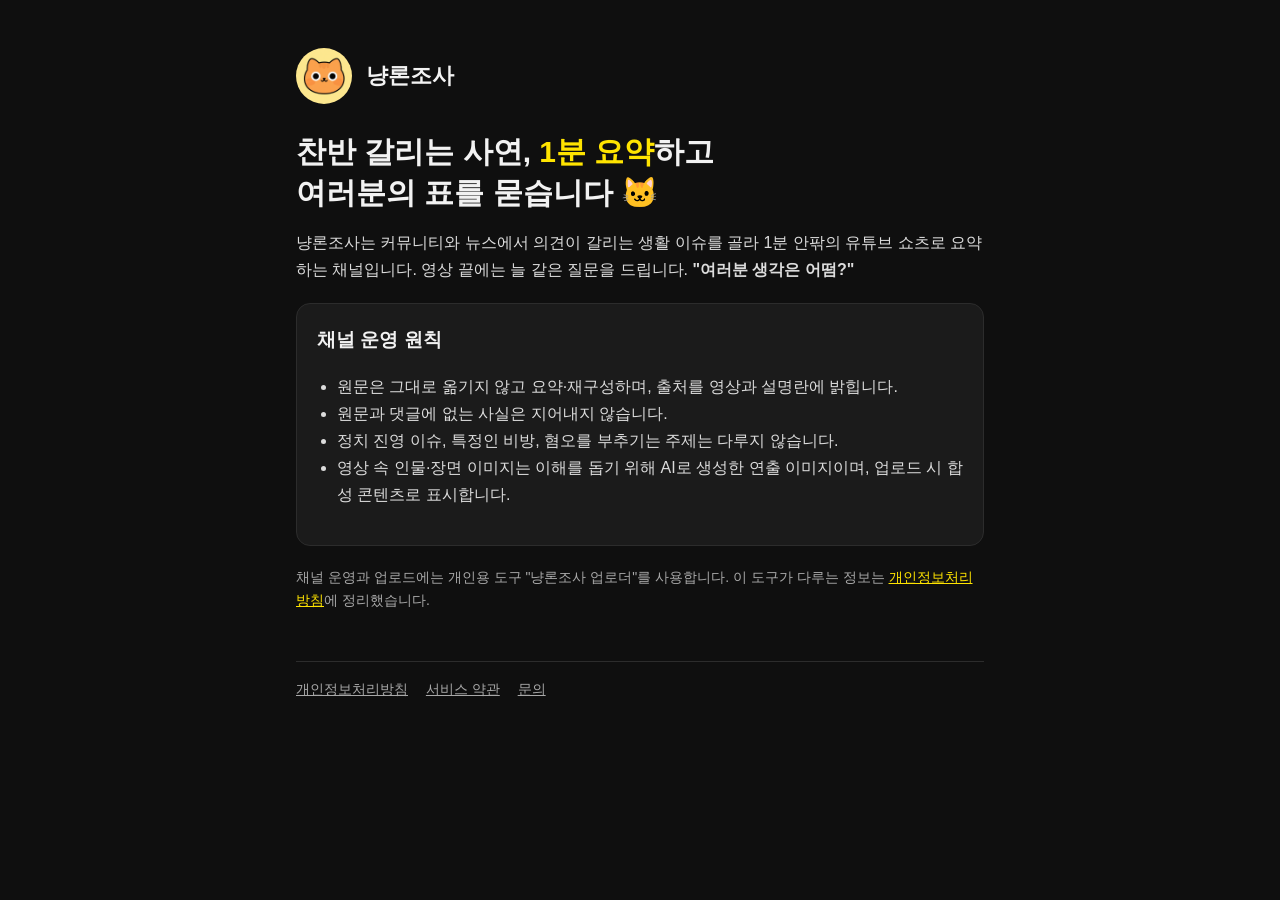
<file: index.html>
<!doctype html>
<html lang="ko">
<head>
  <meta charset="utf-8">
  <meta name="viewport" content="width=device-width, initial-scale=1">
  <title>냥론조사</title>
  <meta name="description" content="찬반 갈리는 사연을 1분으로 요약하고 여러분의 의견을 묻는 유튜브 쇼츠 채널">
  <link rel="icon" href="mascot.png">
  <link rel="stylesheet" href="style.css">
</head>
<body>
<main>
  <header>
    <img src="mascot.png" alt="냥론조사 마스코트">
    <a href="./">냥론조사</a>
  </header>

  <h1>찬반 갈리는 사연, <em>1분 요약</em>하고<br>여러분의 표를 묻습니다 🐱</h1>
  <p>냥론조사는 커뮤니티와 뉴스에서 의견이 갈리는 생활 이슈를 골라 1분 안팎의 유튜브 쇼츠로 요약하는 채널입니다.
    영상 끝에는 늘 같은 질문을 드립니다. <strong>"여러분 생각은 어떰?"</strong></p>

  <div class="card">
    <h2 style="margin-top:0">채널 운영 원칙</h2>
    <ul>
      <li>원문은 그대로 옮기지 않고 요약·재구성하며, 출처를 영상과 설명란에 밝힙니다.</li>
      <li>원문과 댓글에 없는 사실은 지어내지 않습니다.</li>
      <li>정치 진영 이슈, 특정인 비방, 혐오를 부추기는 주제는 다루지 않습니다.</li>
      <li>영상 속 인물·장면 이미지는 이해를 돕기 위해 AI로 생성한 연출 이미지이며, 업로드 시 합성 콘텐츠로 표시합니다.</li>
    </ul>
  </div>

  <p class="muted">채널 운영과 업로드에는 개인용 도구 "냥론조사 업로더"를 사용합니다. 이 도구가 다루는 정보는
    <a href="privacy.html">개인정보처리방침</a>에 정리했습니다.</p>

  <footer>
    <a href="privacy.html">개인정보처리방침</a>
    <a href="terms.html">서비스 약관</a>
    <a href="mailto:nyanglonjosa@gmail.com">문의</a>
  </footer>
</main>
</body>
</html>
</file>
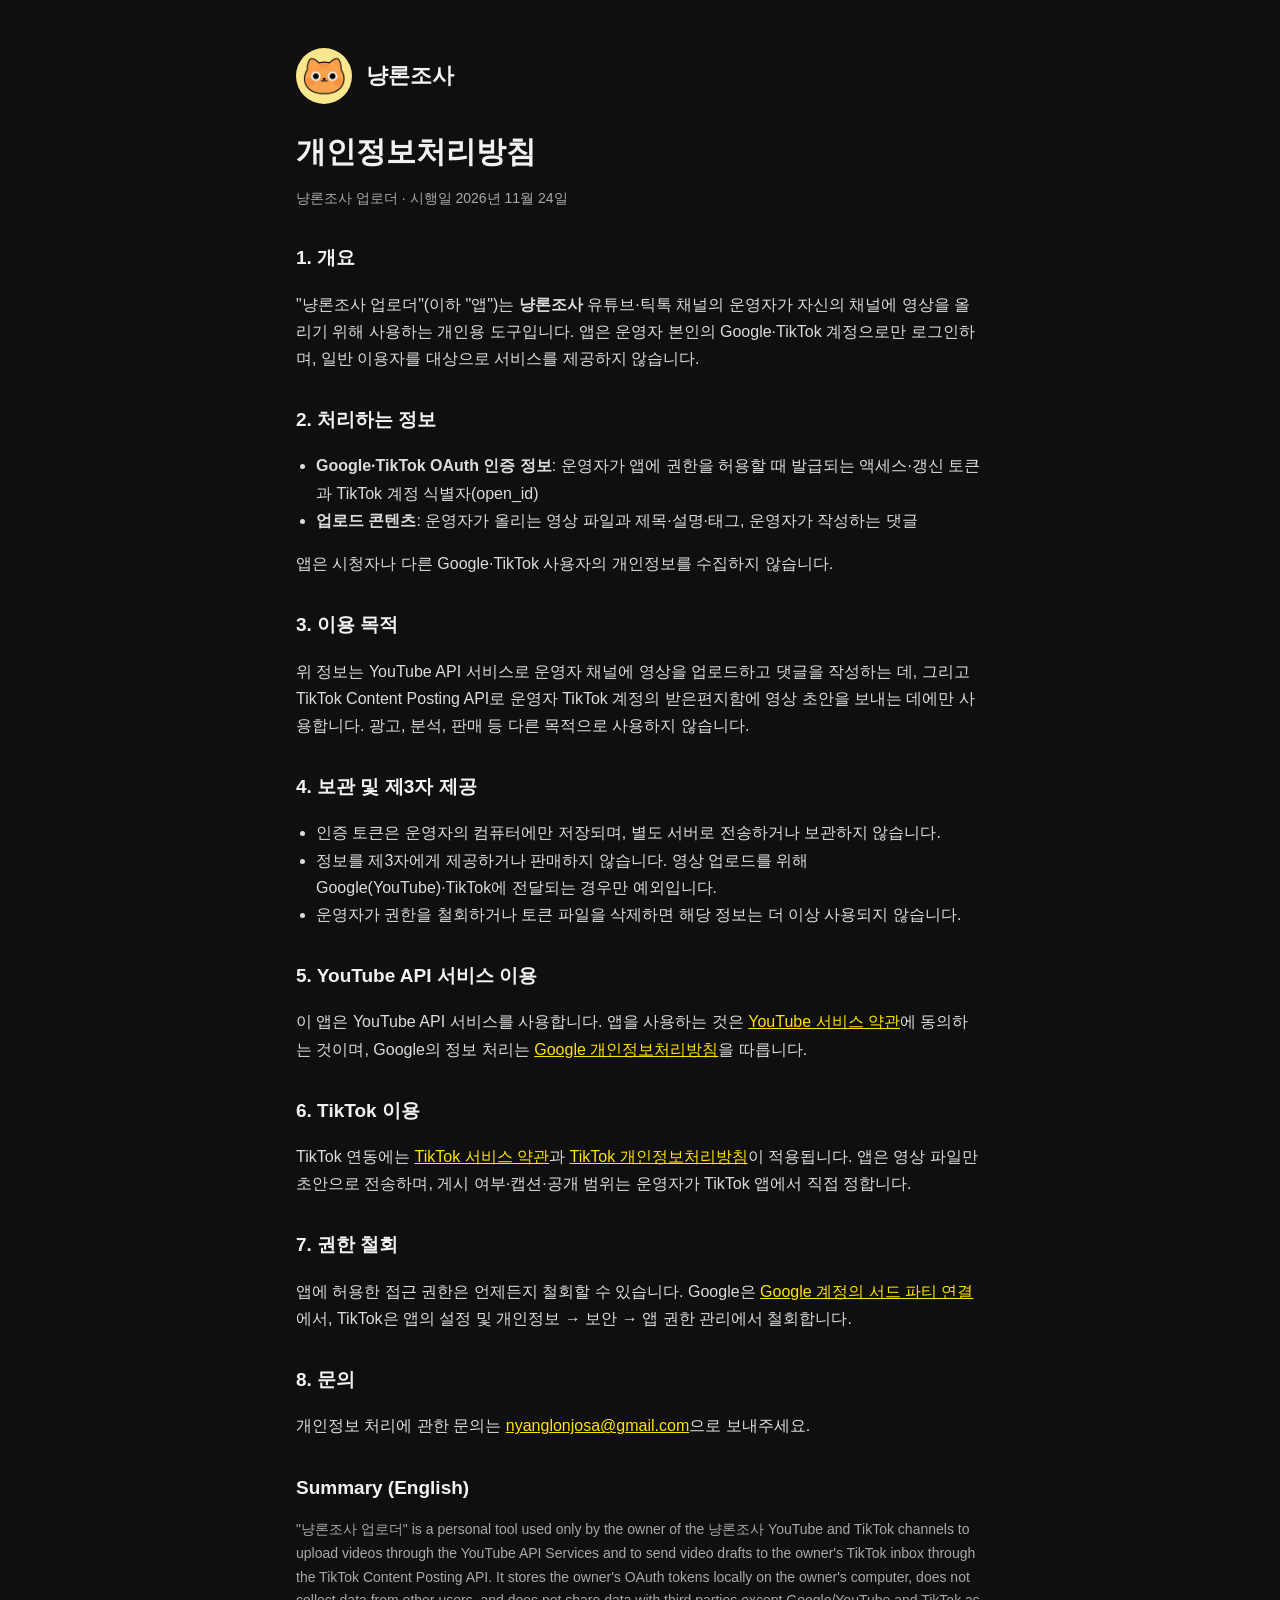
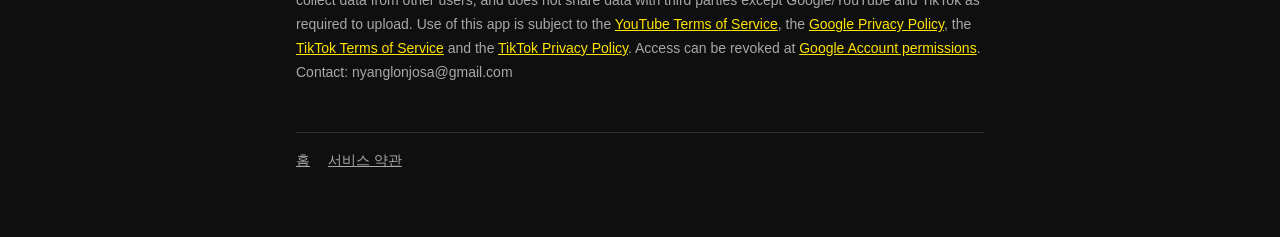
<file: privacy.html>
<!doctype html>
<html lang="ko">
<head>
  <meta charset="utf-8">
  <meta name="viewport" content="width=device-width, initial-scale=1">
  <title>개인정보처리방침 · 냥론조사</title>
  <link rel="icon" href="mascot.png">
  <link rel="stylesheet" href="style.css">
</head>
<body>
<main>
  <header>
    <img src="mascot.png" alt="냥론조사 마스코트">
    <a href="./">냥론조사</a>
  </header>

  <h1>개인정보처리방침</h1>
  <p class="muted">냥론조사 업로더 · 시행일 2026년 11월 24일</p>

  <h2>1. 개요</h2>
  <p>"냥론조사 업로더"(이하 "앱")는 <strong>냥론조사</strong> 유튜브·틱톡 채널의 운영자가 자신의 채널에 영상을 올리기 위해 사용하는 개인용 도구입니다.
    앱은 운영자 본인의 Google·TikTok 계정으로만 로그인하며, 일반 이용자를 대상으로 서비스를 제공하지 않습니다.</p>

  <h2>2. 처리하는 정보</h2>
  <ul>
    <li><strong>Google·TikTok OAuth 인증 정보</strong>: 운영자가 앱에 권한을 허용할 때 발급되는 액세스·갱신 토큰과 TikTok 계정 식별자(open_id)</li>
    <li><strong>업로드 콘텐츠</strong>: 운영자가 올리는 영상 파일과 제목·설명·태그, 운영자가 작성하는 댓글</li>
  </ul>
  <p>앱은 시청자나 다른 Google·TikTok 사용자의 개인정보를 수집하지 않습니다.</p>

  <h2>3. 이용 목적</h2>
  <p>위 정보는 YouTube API 서비스로 운영자 채널에 영상을 업로드하고 댓글을 작성하는 데, 그리고 TikTok Content Posting API로 운영자 TikTok 계정의 받은편지함에 영상 초안을 보내는 데에만 사용합니다.
    광고, 분석, 판매 등 다른 목적으로 사용하지 않습니다.</p>

  <h2>4. 보관 및 제3자 제공</h2>
  <ul>
    <li>인증 토큰은 운영자의 컴퓨터에만 저장되며, 별도 서버로 전송하거나 보관하지 않습니다.</li>
    <li>정보를 제3자에게 제공하거나 판매하지 않습니다. 영상 업로드를 위해 Google(YouTube)·TikTok에 전달되는 경우만 예외입니다.</li>
    <li>운영자가 권한을 철회하거나 토큰 파일을 삭제하면 해당 정보는 더 이상 사용되지 않습니다.</li>
  </ul>

  <h2>5. YouTube API 서비스 이용</h2>
  <p>이 앱은 YouTube API 서비스를 사용합니다. 앱을 사용하는 것은
    <a href="https://www.youtube.com/t/terms" target="_blank" rel="noopener">YouTube 서비스 약관</a>에 동의하는 것이며,
    Google의 정보 처리는 <a href="https://policies.google.com/privacy" target="_blank" rel="noopener">Google 개인정보처리방침</a>을 따릅니다.</p>

  <h2>6. TikTok 이용</h2>
  <p>TikTok 연동에는 <a href="https://www.tiktok.com/legal/terms-of-service" target="_blank" rel="noopener">TikTok 서비스 약관</a>과
    <a href="https://www.tiktok.com/legal/privacy-policy" target="_blank" rel="noopener">TikTok 개인정보처리방침</a>이 적용됩니다.
    앱은 영상 파일만 초안으로 전송하며, 게시 여부·캡션·공개 범위는 운영자가 TikTok 앱에서 직접 정합니다.</p>

  <h2>7. 권한 철회</h2>
  <p>앱에 허용한 접근 권한은 언제든지 철회할 수 있습니다.
    Google은 <a href="https://myaccount.google.com/permissions" target="_blank" rel="noopener">Google 계정의 서드 파티 연결</a>에서,
    TikTok은 앱의 설정 및 개인정보 → 보안 → 앱 권한 관리에서 철회합니다.</p>

  <h2>8. 문의</h2>
  <p>개인정보 처리에 관한 문의는 <a href="mailto:nyanglonjosa@gmail.com">nyanglonjosa@gmail.com</a>으로 보내주세요.</p>

  <h2>Summary (English)</h2>
  <p class="muted">"냥론조사 업로더" is a personal tool used only by the owner of the 냥론조사 YouTube and TikTok channels to upload videos through the YouTube API Services and to send video drafts to the owner's TikTok inbox through the TikTok Content Posting API.
    It stores the owner's OAuth tokens locally on the owner's computer, does not collect data from other users, and does not share data with third parties except Google/YouTube and TikTok as required to upload.
    Use of this app is subject to the <a href="https://www.youtube.com/t/terms">YouTube Terms of Service</a>, the <a href="https://policies.google.com/privacy">Google Privacy Policy</a>, the <a href="https://www.tiktok.com/legal/terms-of-service">TikTok Terms of Service</a> and the <a href="https://www.tiktok.com/legal/privacy-policy">TikTok Privacy Policy</a>.
    Access can be revoked at <a href="https://myaccount.google.com/permissions">Google Account permissions</a>. Contact: nyanglonjosa@gmail.com</p>

  <footer>
    <a href="./">홈</a>
    <a href="terms.html">서비스 약관</a>
  </footer>
</main>
</body>
</html>
</file>
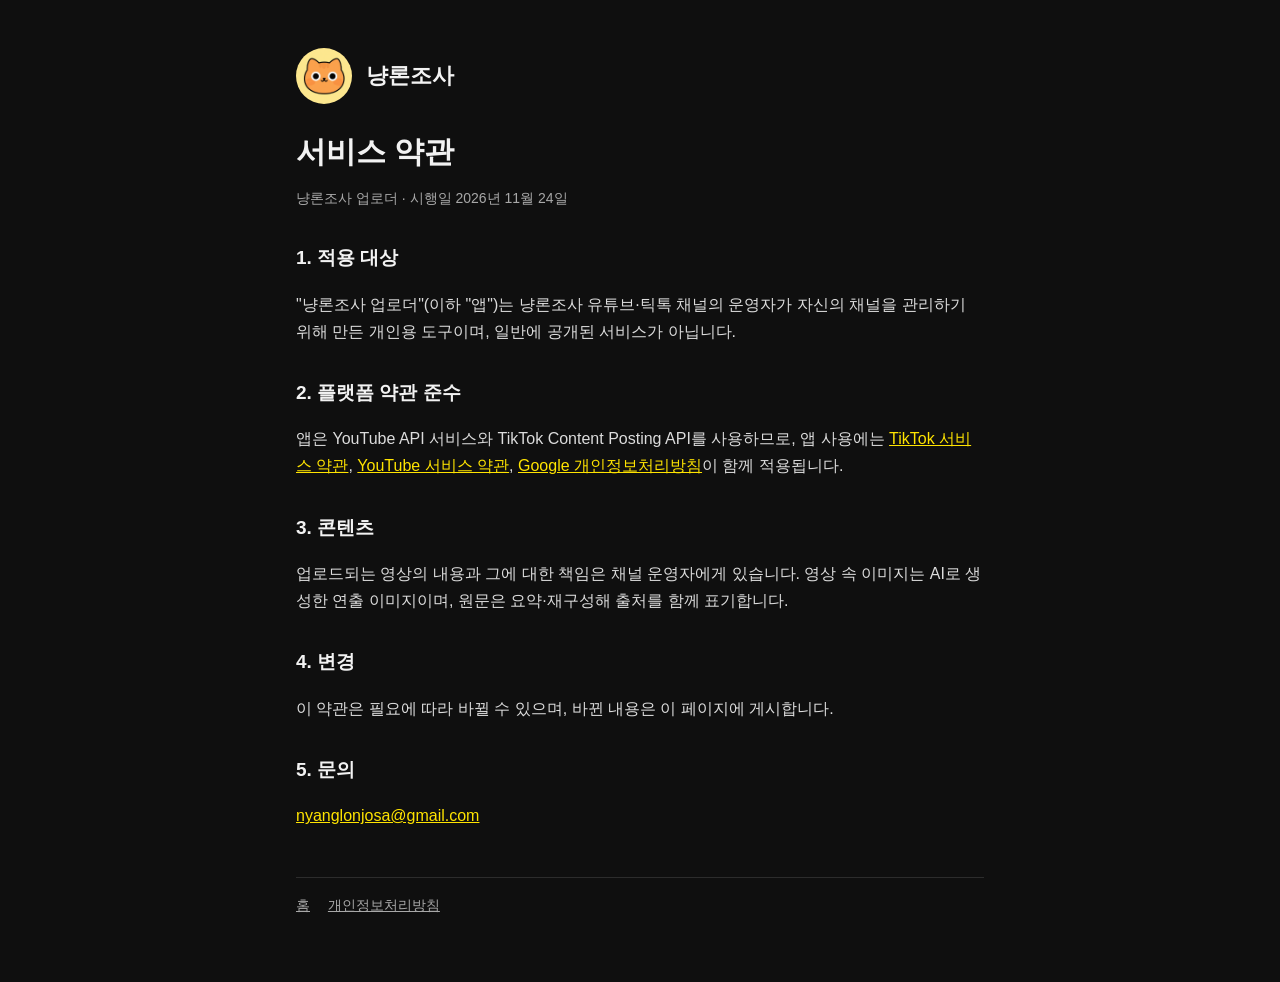
<file: terms.html>
<!doctype html>
<html lang="ko">
<head>
  <meta charset="utf-8">
  <meta name="viewport" content="width=device-width, initial-scale=1">
  <title>서비스 약관 · 냥론조사</title>
  <link rel="icon" href="mascot.png">
  <link rel="stylesheet" href="style.css">
</head>
<body>
<main>
  <header>
    <img src="mascot.png" alt="냥론조사 마스코트">
    <a href="./">냥론조사</a>
  </header>

  <h1>서비스 약관</h1>
  <p class="muted">냥론조사 업로더 · 시행일 2026년 11월 24일</p>

  <h2>1. 적용 대상</h2>
  <p>"냥론조사 업로더"(이하 "앱")는 냥론조사 유튜브·틱톡 채널의 운영자가 자신의 채널을 관리하기 위해 만든 개인용 도구이며, 일반에 공개된 서비스가 아닙니다.</p>

  <h2>2. 플랫폼 약관 준수</h2>
  <p>앱은 YouTube API 서비스와 TikTok Content Posting API를 사용하므로, 앱 사용에는
    <a href="https://www.tiktok.com/legal/terms-of-service" target="_blank" rel="noopener">TikTok 서비스 약관</a>,
    <a href="https://www.youtube.com/t/terms" target="_blank" rel="noopener">YouTube 서비스 약관</a>,
    <a href="https://policies.google.com/privacy" target="_blank" rel="noopener">Google 개인정보처리방침</a>이 함께 적용됩니다.</p>

  <h2>3. 콘텐츠</h2>
  <p>업로드되는 영상의 내용과 그에 대한 책임은 채널 운영자에게 있습니다. 영상 속 이미지는 AI로 생성한 연출 이미지이며,
    원문은 요약·재구성해 출처를 함께 표기합니다.</p>

  <h2>4. 변경</h2>
  <p>이 약관은 필요에 따라 바뀔 수 있으며, 바뀐 내용은 이 페이지에 게시합니다.</p>

  <h2>5. 문의</h2>
  <p><a href="mailto:nyanglonjosa@gmail.com">nyanglonjosa@gmail.com</a></p>

  <footer>
    <a href="./">홈</a>
    <a href="privacy.html">개인정보처리방침</a>
  </footer>
</main>
</body>
</html>
</file>
<file: style.css>
:root {
  --bg: #0f0f0f;
  --card: #1b1b1b;
  --text: #f2f2f2;
  --muted: #a8a8a8;
  --accent: #ffe400;
  --line: #2c2c2c;
}
* { box-sizing: border-box; }
body {
  margin: 0;
  background: var(--bg);
  color: var(--text);
  font-family: "Pretendard", -apple-system, BlinkMacSystemFont, "Apple SD Gothic Neo", "Noto Sans KR", sans-serif;
  line-height: 1.7;
}
main { max-width: 720px; margin: 0 auto; padding: 48px 16px 64px; }
header { display: flex; align-items: center; gap: 14px; margin-bottom: 28px; }
header img { width: 56px; height: 56px; border-radius: 50%; }
header a { color: var(--text); text-decoration: none; font-weight: 800; font-size: 22px; }
h1 { font-size: 30px; line-height: 1.35; margin: 0 0 8px; }
h1 em { color: var(--accent); font-style: normal; }
h2 { font-size: 19px; margin: 32px 0 8px; }
p, li { color: #dcdcdc; }
.muted { color: var(--muted); font-size: 14px; }
a { color: var(--accent); }
.card { background: var(--card); border: 1px solid var(--line); border-radius: 14px; padding: 20px; margin: 20px 0; }
ul { padding-left: 20px; }
footer { margin-top: 48px; padding-top: 16px; border-top: 1px solid var(--line); font-size: 14px; color: var(--muted); }
footer a { color: var(--muted); margin-right: 14px; }
</file>
